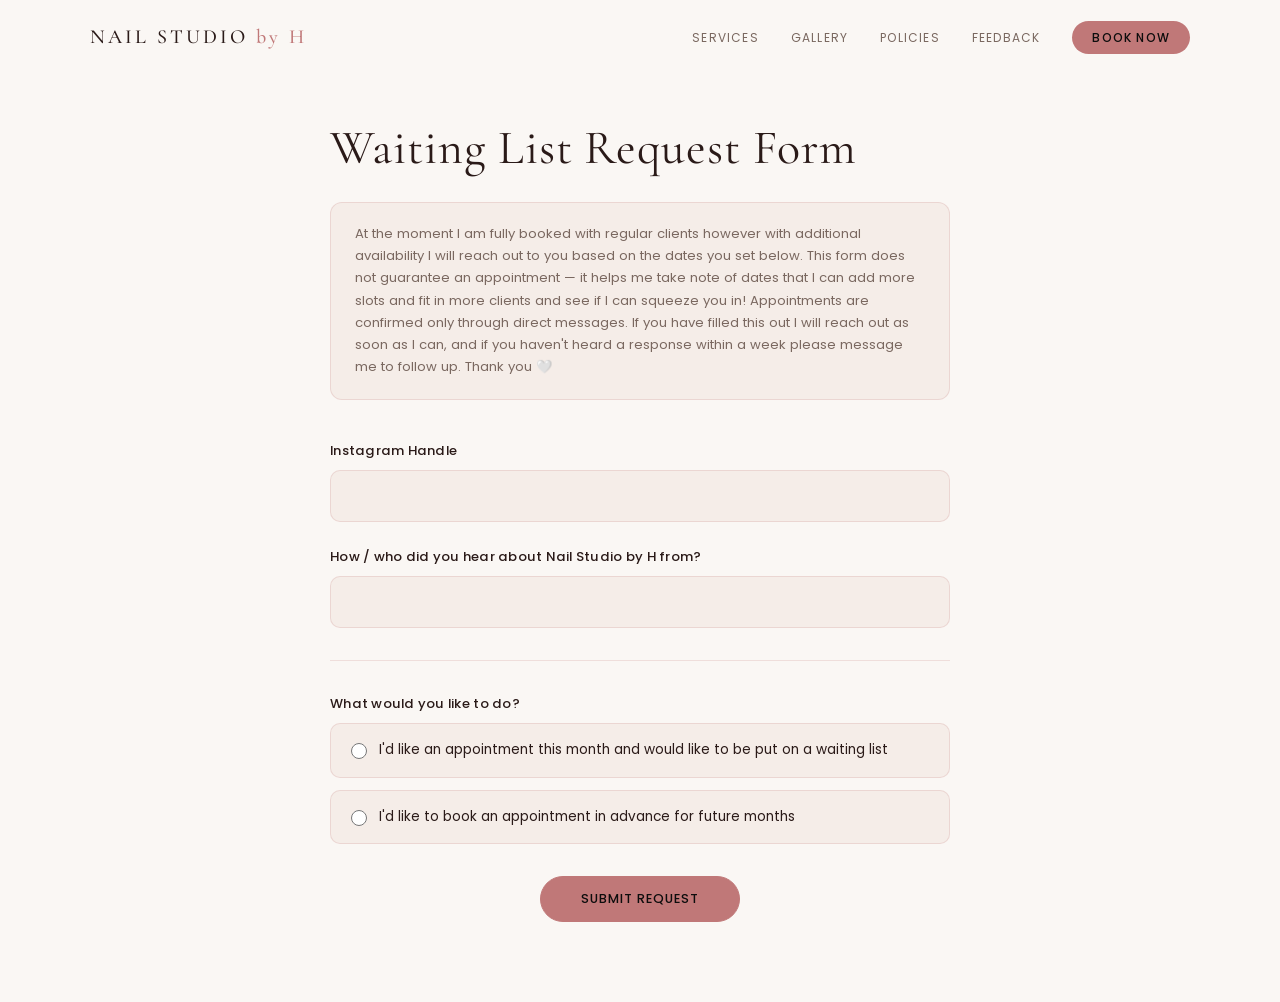
<file: booking.html>
<!DOCTYPE html>
<html lang="en">
<head>
  <meta charset="UTF-8" />
  <meta name="viewport" content="width=device-width, initial-scale=1.0" />
  <title>Book an Appointment — Nail Studio by H</title>
  <link rel="preconnect" href="https://fonts.googleapis.com" />
  <link rel="preconnect" href="https://fonts.gstatic.com" crossorigin />
  <link href="https://fonts.googleapis.com/css2?family=Cormorant+Garamond:ital,wght@0,300;0,400;0,500;0,600;1,300;1,400&family=Poppins:wght@300;400;500&display=swap&font-display=swap" rel="stylesheet" />
  <link rel="stylesheet" href="styles.css" />
  <style>
    .booking-page {
      min-height: 100vh;
      background: var(--bg);
      padding: 120px 1.5rem 80px;
    }

    .booking-form-wrap {
      max-width: 620px;
      margin: 0 auto;
    }

    .booking-form-wrap .section-title {
      margin-bottom: 0.5rem;
    }

    .booking-notice {
      background: var(--surface);
      border: 1px solid var(--border);
      border-radius: var(--radius);
      padding: 1.25rem 1.5rem;
      font-size: 0.82rem;
      color: var(--text-muted);
      line-height: 1.7;
      margin: 1.5rem 0 2.5rem;
    }

    .form-group {
      display: flex;
      flex-direction: column;
      gap: 0.5rem;
      margin-bottom: 1.5rem;
    }

    .form-label {
      font-size: 0.82rem;
      font-weight: 500;
      color: var(--text);
      letter-spacing: 0.02em;
    }

    .form-label span {
      color: var(--text-muted);
      font-weight: 300;
      margin-left: 4px;
    }

    .form-input,
    .form-textarea {
      width: 100%;
      padding: 0.9rem 1.1rem;
      min-height: 44px;
      border: 1.5px solid var(--border);
      border-radius: 10px;
      background: var(--surface);
      color: var(--text);
      font-family: var(--font-body);
      font-size: 0.88rem;
      outline: none;
      transition: border-color 0.2s;
    }

    .form-input:focus,
    .form-textarea:focus {
      border-color: var(--rose);
    }

    .form-input::placeholder,
    .form-textarea::placeholder {
      color: var(--text-muted);
    }

    .form-textarea {
      resize: vertical;
      min-height: 60px;
    }

    .radio-group {
      display: flex;
      flex-direction: column;
      gap: 12px;
    }

    .radio-option {
      display: flex;
      align-items: flex-start;
      gap: 12px;
      padding: 1rem 1.25rem;
      border: 1.5px solid var(--border);
      border-radius: 10px;
      cursor: pointer;
      transition: border-color 0.2s, background 0.2s;
      background: var(--surface);
    }

    .radio-option:hover {
      border-color: var(--rose);
    }

    .radio-option input[type="radio"] {
      accent-color: var(--rose);
      margin-top: 3px;
      flex-shrink: 0;
      width: 16px;
      height: 16px;
      cursor: pointer;
    }

    .radio-option.selected {
      border-color: var(--rose);
      background: #fdf0f0;
    }

    .radio-label {
      font-size: 0.85rem;
      color: var(--text);
      line-height: 1.5;
      cursor: pointer;
    }

    .conditional-section {
      display: none;
      margin-top: 1.5rem;
      padding: 1.5rem;
      background: var(--surface);
      border: 1px solid var(--border);
      border-radius: var(--radius);
      animation: fadeIn 0.3s ease;
    }

    .conditional-section.visible {
      display: block;
    }

    @keyframes fadeIn {
      from { opacity: 0; transform: translateY(6px); }
      to   { opacity: 1; transform: translateY(0); }
    }

    .conditional-section .form-group:last-child {
      margin-bottom: 0;
    }

    .form-divider {
      border: none;
      border-top: 1px solid var(--border);
      margin: 2rem 0;
    }

    .submit-row {
      display: flex;
      justify-content: center;
      margin-top: 2rem;
    }

    .btn-submit {
      min-width: 200px;
    }

    .form-success {
      display: none;
      text-align: center;
      padding: 3rem 1.5rem;
    }

    .form-success.visible {
      display: block;
    }

    .form-success h2 {
      font-family: var(--font-head);
      font-size: 2rem;
      font-weight: 300;
      color: var(--text);
      margin-bottom: 1rem;
    }

    .form-success p {
      color: var(--text-muted);
      font-size: 0.88rem;
      line-height: 1.7;
      margin-bottom: 1.5rem;
    }

    @media (max-width: 600px) {
      .booking-page {
        padding: 100px 1rem 60px;
      }
      .form-input, .form-textarea { font-size: 16px; }
    }
  </style>
</head>
<body>

  <nav class="navbar scrolled" id="navbar">
    <div class="nav-inner">
      <a href="index.html" class="nav-logo">NAIL STUDIO <span>by H</span></a>
      <button class="nav-toggle" id="navToggle" aria-label="Menu">
        <span></span><span></span><span></span>
      </button>
      <ul class="nav-links" id="navLinks">
        <li><a href="index.html#services">Services</a></li>
        <li><a href="index.html#gallery">Gallery</a></li>
        <li><a href="index.html#policies">Policies</a></li>
        <li><a href="index.html#feedback">Feedback</a></li>
        <li><a href="booking.html" class="nav-cta">Book Now</a></li>
      </ul>
    </div>
  </nav>

  <main class="booking-page">
    <div class="booking-form-wrap">

      <h1 class="section-title">Waiting List Request Form</h1>

      <div class="booking-notice">
        At the moment I am fully booked with regular clients however with additional availability I will reach out to you based on the dates you set below. This form does not guarantee an appointment — it helps me take note of dates that I can add more slots and fit in more clients and see if I can squeeze you in! Appointments are confirmed only through direct messages. If you have filled this out I will reach out as soon as I can, and if you haven't heard a response within a week please message me to follow up. Thank you 🤍
      </div>

      <div id="bookingForm">

        <!-- Instagram handle -->
        <div class="form-group">
          <label class="form-label" for="handle">Instagram Handle</label>
          <input class="form-input" type="text" id="handle" />
        </div>

        <!-- How did you hear -->
        <div class="form-group">
          <label class="form-label" for="referral">How / who did you hear about Nail Studio by H from?</label>
          <input class="form-input" type="text" id="referral" />
        </div>

        <hr class="form-divider">

        <!-- Booking type -->
        <div class="form-group">
          <label class="form-label">What would you like to do?</label>
          <div class="radio-group">
            <label class="radio-option" id="label-now">
              <input type="radio" name="bookingType" value="now" id="opt-now" />
              <span class="radio-label">I'd like an appointment this month and would like to be put on a waiting list</span>
            </label>
            <label class="radio-option" id="label-later">
              <input type="radio" name="bookingType" value="later" id="opt-later" />
              <span class="radio-label">I'd like to book an appointment in advance for future months</span>
            </label>
          </div>
        </div>

        <!-- NOW questions -->
        <div class="conditional-section" id="section-now">
          <div class="form-group">
            <label class="form-label" for="dates-now">What dates / days of the week would you prefer?</label>
            <textarea class="form-input form-textarea" id="dates-now" rows="2"></textarea>
          </div>
          <div class="form-group">
            <label class="form-label" for="deadline">Do you need them done before a specific date? <span>(optional)</span></label>
            <textarea class="form-input form-textarea" id="deadline" rows="2"></textarea>
          </div>
        </div>

        <!-- LATER questions -->
        <div class="conditional-section" id="section-later">
          <div class="form-group">
            <label class="form-label" for="month-range">What month and date range would you like to book for? Include your preferred time slot.</label>
            <textarea class="form-input form-textarea" id="month-range" rows="2"></textarea>
          </div>
          <div class="form-group">
            <label class="form-label" for="reason">What is this appointment for? <span>(optional)</span></label>
            <textarea class="form-input form-textarea" id="reason" rows="2"></textarea>
          </div>
        </div>

        <div class="submit-row">
          <button class="btn btn-primary btn-submit" id="submitBtn">Submit Request</button>
        </div>

      </div>

      <!-- Success state -->
      <div class="form-success" id="successMsg">
        <h2>Thank you! 🤍</h2>
        <p>Your request has been received. I'll reach out via Instagram DM as soon as I can. If you haven't heard back within a week, please send me a message to follow up!</p>
        <a href="index.html" class="btn btn-outline">Back to home</a>
      </div>

    </div>
  </main>

  <iframe name="booking-iframe" style="display:none"></iframe>

  <script>
    const SCRIPT_URL = 'https://script.google.com/macros/s/AKfycbxeo5f42YEZUr9TX5hN7SOmmsmIC7KNBx9-nh3i3x3EFxiJtYfig8IZubJMxccthVLhGg/exec';

    // Navbar
    const navbar = document.getElementById('navbar');
    window.addEventListener('scroll', () => {
      navbar.classList.toggle('scrolled', window.scrollY > 30);
    }, { passive: true });

    // Mobile nav
    const navToggle = document.getElementById('navToggle');
    const navLinks  = document.getElementById('navLinks');
    navToggle.addEventListener('click', () => {
      const open = navLinks.classList.toggle('open');
      navToggle.setAttribute('aria-expanded', open);
    });

    // Radio conditional sections
    const radios = document.querySelectorAll('input[name="bookingType"]');
    const sectionNow   = document.getElementById('section-now');
    const sectionLater = document.getElementById('section-later');
    const labelNow     = document.getElementById('label-now');
    const labelLater   = document.getElementById('label-later');

    radios.forEach(radio => {
      radio.addEventListener('change', () => {
        sectionNow.classList.toggle('visible',   radio.value === 'now'   && radio.checked);
        sectionLater.classList.toggle('visible', radio.value === 'later' && radio.checked);
        labelNow.classList.toggle('selected',   document.getElementById('opt-now').checked);
        labelLater.classList.toggle('selected', document.getElementById('opt-later').checked);
      });
    });

    // Submit
    document.getElementById('submitBtn').addEventListener('click', () => {
      const handle = document.getElementById('handle').value.trim();
      const type   = document.querySelector('input[name="bookingType"]:checked');

      const referral = document.getElementById('referral').value.trim();

      if (!handle) {
        document.getElementById('handle').style.borderColor = 'var(--rose)';
        document.getElementById('handle').focus();
        return;
      }
      document.getElementById('handle').style.borderColor = '';

      if (!referral) {
        document.getElementById('referral').style.borderColor = 'var(--rose)';
        document.getElementById('referral').focus();
        return;
      }
      document.getElementById('referral').style.borderColor = '';

      if (!type) {
        alert('Please select a booking option.');
        return;
      }

      const params = { handle, referral, type: type.value };

      if (type.value === 'now') {
        params.dates    = document.getElementById('dates-now').value.trim();
        params.deadline = document.getElementById('deadline').value.trim();
      } else {
        params.monthRange = document.getElementById('month-range').value.trim();
        params.reason     = document.getElementById('reason').value.trim();
      }

      const btn = document.getElementById('submitBtn');
      btn.textContent = 'Sending…';
      btn.style.pointerEvents = 'none';

      const iframe = document.createElement('iframe');
      iframe.name = 'booking-submit-frame';
      iframe.style.display = 'none';
      document.body.appendChild(iframe);

      const form = document.createElement('form');
      form.method = 'GET';
      form.action = SCRIPT_URL;
      form.target = 'booking-submit-frame';

      Object.entries(params).forEach(([k, v]) => {
        const input = document.createElement('input');
        input.type  = 'hidden';
        input.name  = k;
        input.value = v;
        form.appendChild(input);
      });

      document.body.appendChild(form);

      let submitted = false;
      iframe.addEventListener('load', () => { submitted = true; });

      form.submit();

      setTimeout(() => {
        if (document.body.contains(form)) document.body.removeChild(form);
        if (document.body.contains(iframe)) document.body.removeChild(iframe);
        if (submitted) {
          document.getElementById('bookingForm').style.display = 'none';
          document.querySelector('.section-title').style.display = 'none';
          document.querySelector('.booking-notice').style.display = 'none';
          document.getElementById('successMsg').classList.add('visible');
        } else {
          btn.textContent = 'Something went wrong — please try again';
          btn.style.pointerEvents = '';
        }
      }, 5000);
    });
  </script>

</body>
</html>
</file>
<file: styles.css>
/* ─── Reset & Base ─────────────────────────────────────────────────── */
*, *::before, *::after { box-sizing: border-box; margin: 0; padding: 0; }

:root {
  --bg:        #faf7f4;
  --surface:   #f5ede8;
  --surface2:  #ede0da;
  --gold:      #c07878;
  --gold-light:#d9a8a8;
  --blush:     #c4a48e;
  --rose:      #c07878;
  --text:      #2a1a18;
  --text-muted:#7a6860;
  --border:    rgba(192, 120, 120, 0.2);
  --radius:    12px;
  --font-head: 'Cormorant Garamond', Georgia, serif;
  --font-body: 'Poppins', sans-serif;
}

html { scroll-behavior: smooth; }

body {
  background: var(--bg);
  color: var(--text);
  font-family: var(--font-body);
  font-size: 15px;
  line-height: 1.7;
  overflow-x: hidden;
}

a { color: inherit; text-decoration: none; }
img { display: block; max-width: 100%; }

/* ─── Utilities ─────────────────────────────────────────────────────── */
.container {
  width: min(1100px, 92vw);
  margin-inline: auto;
}

.section {
  padding-block: clamp(64px, 10vw, 120px);
}

.section-title {
  font-family: var(--font-head);
  font-size: clamp(2rem, 4vw, 3rem);
  font-weight: 400;
  letter-spacing: 0.02em;
  line-height: 1.2;
  color: var(--text);
  margin-bottom: 0.5rem;
}

.section-title em {
  font-style: italic;
  color: var(--gold);
}

.section-title.center { text-align: center; }

.section-sub {
  color: var(--text-muted);
  font-size: 0.85rem;
  letter-spacing: 0.04em;
  margin-bottom: 3rem;
}
.section-sub.center { text-align: center; }

/* ─── Buttons ───────────────────────────────────────────────────────── */
.btn {
  display: inline-flex;
  align-items: center;
  justify-content: center;
  gap: 8px;
  padding: 13px 28px;
  border-radius: 50px;
  font-family: var(--font-body);
  font-size: 0.8rem;
  font-weight: 500;
  letter-spacing: 0.08em;
  text-transform: uppercase;
  cursor: pointer;
  transition: all 0.3s ease;
}

.btn-primary {
  background: var(--gold);
  color: #0d0d0d;
  border: 1.5px solid var(--gold);
}
.btn-primary:hover {
  background: var(--gold-light);
  border-color: var(--gold-light);
  transform: translateY(-2px);
  box-shadow: 0 8px 24px rgba(201,168,108,0.3);
}

.btn-outline {
  background: transparent;
  color: var(--text);
  border: 1.5px solid var(--border);
}
.btn-outline:hover {
  border-color: var(--gold);
  color: var(--gold);
  transform: translateY(-2px);
}

/* ─── Navbar ────────────────────────────────────────────────────────── */
.navbar {
  position: fixed;
  top: 0; left: 0; right: 0;
  z-index: 100;
  padding: 20px 0;
  transition: background 0.4s ease, padding 0.3s ease, backdrop-filter 0.3s ease;
}

.navbar.scrolled {
  background: rgba(250, 247, 244, 0.92);
  backdrop-filter: blur(16px);
  padding: 14px 0;
  border-bottom: 1px solid var(--border);
}

.nav-inner {
  width: min(1100px, 92vw);
  margin-inline: auto;
  display: flex;
  align-items: center;
  justify-content: space-between;
  gap: 24px;
}

.nav-logo {
  font-family: var(--font-head);
  font-size: 1.25rem;
  font-weight: 500;
  letter-spacing: 0.15em;
  color: var(--text);
}
.nav-logo span { color: var(--gold); }

.nav-links {
  display: flex;
  align-items: center;
  gap: 32px;
  list-style: none;
}

.nav-links a {
  font-size: 0.75rem;
  font-weight: 400;
  letter-spacing: 0.1em;
  text-transform: uppercase;
  color: var(--text-muted);
  transition: color 0.2s;
}
.nav-links a:hover { color: var(--gold); }

.nav-cta {
  background: var(--gold) !important;
  color: #0d0d0d !important;
  padding: 8px 20px;
  border-radius: 50px;
  font-weight: 500 !important;
}
.nav-cta:hover { background: var(--gold-light) !important; }

.nav-toggle {
  display: none;
  flex-direction: column;
  gap: 5px;
  background: none;
  border: none;
  cursor: pointer;
  padding: 4px;
}
.nav-toggle span {
  display: block;
  width: 24px;
  height: 1.5px;
  background: var(--text);
  transition: all 0.3s;
}

/* ─── Hero ──────────────────────────────────────────────────────────── */
.hero {
  position: relative;
  min-height: 100svh;
  display: flex;
  align-items: center;
  justify-content: center;
  text-align: center;
  overflow: hidden;
  background: radial-gradient(ellipse 80% 60% at 50% 40%, #f0d5d5 0%, var(--bg) 70%);
}

.hero::before {
  content: '';
  position: absolute;
  inset: 0;
  background: url("data:image/svg+xml,%3Csvg xmlns='http://www.w3.org/2000/svg' width='400' height='400'%3E%3Cfilter id='n'%3E%3CfeTurbulence type='fractalNoise' baseFrequency='0.65' numOctaves='3' stitchTiles='stitch'/%3E%3C/filter%3E%3Crect width='400' height='400' filter='url(%23n)' opacity='0.04'/%3E%3C/svg%3E") repeat;
  opacity: 0.15;
  pointer-events: none;
}

.hero-content {
  position: relative;
  z-index: 2;
  max-width: 700px;
  padding: 120px 24px 60px;
}

.hero-eyebrow {
  font-size: 0.72rem;
  font-weight: 400;
  letter-spacing: 0.25em;
  text-transform: uppercase;
  color: var(--gold);
  margin-bottom: 1.5rem;
}

.hero-title {
  font-family: var(--font-head);
  font-size: clamp(3.5rem, 6vw, 7rem);
  font-weight: 300;
  line-height: 1.05;
  letter-spacing: -0.01em;
  color: var(--text);
  margin-bottom: 1.5rem;
}
.title-br { display: block; }
@media (min-width: 860px) {
  .title-br { display: inline; }
  .hero-content { max-width: 1000px; }
  .hero-title em { font-size: 0.65em; }
}

.hero-title em {
  font-style: italic;
  color: var(--gold);
  display: block;
}

.hero-sub {
  font-size: 0.8rem;
  letter-spacing: 0.12em;
  color: var(--text-muted);
  margin-bottom: 2.5rem;
  text-transform: uppercase;
}

@media (max-width: 600px) {
  .hero-eyebrow { font-size: 0.55rem; }
  .hero-sub { font-size: 0.6rem; letter-spacing: 0.08em; }
}

/* Sparkles */
.sparkles {
  position: absolute;
  inset: 0;
  pointer-events: none;
  z-index: 1;
}

.sparkle {
  position: absolute;
  width: 5px;
  height: 5px;
  background: var(--gold);
  border-radius: 50%;
  opacity: 0;
  animation: sparkle-float 6s infinite;
}

.sparkle:nth-child(1)  { top: 15%; left: 10%; animation-delay: 0s; }
.sparkle:nth-child(2)  { top: 25%; left: 85%; animation-delay: 0.8s; }
.sparkle:nth-child(3)  { top: 60%; left: 5%;  animation-delay: 1.6s; }
.sparkle:nth-child(4)  { top: 70%; left: 90%; animation-delay: 2.4s; }
.sparkle:nth-child(5)  { top: 40%; left: 20%; animation-delay: 3.2s; }
.sparkle:nth-child(6)  { top: 80%; left: 50%; animation-delay: 4.0s; }
.sparkle:nth-child(7)  { top: 10%; left: 60%; animation-delay: 1.2s; }
.sparkle:nth-child(8)  { top: 90%; left: 20%; animation-delay: 2.0s; }
.sparkle:nth-child(9)  { top: 50%; left: 75%; animation-delay: 2.8s; }
.sparkle:nth-child(10) { top: 35%; left: 45%; animation-delay: 3.6s; }
.sparkle:nth-child(11) { top: 65%; left: 35%; animation-delay: 4.4s; }
.sparkle:nth-child(12) { top: 20%; left: 30%; animation-delay: 5.2s; }
.sparkle:nth-child(13) { top: 55%; left: 55%; animation-delay: 0.4s; }
.sparkle:nth-child(14) { top: 85%; left: 70%; animation-delay: 1.0s; }
.sparkle:nth-child(15) { top: 30%; left: 65%; animation-delay: 1.8s; }
.sparkle:nth-child(16) { top: 75%; left: 15%; animation-delay: 2.6s; }
.sparkle:nth-child(17) { top: 45%; left: 40%; animation-delay: 3.4s; }
.sparkle:nth-child(18) { top: 5%;  left: 80%; animation-delay: 4.8s; }

@keyframes sparkle-float {
  0%   { opacity: 0; transform: translateY(0) scale(0.5); }
  20%  { opacity: 1; }
  80%  { opacity: 0.6; }
  100% { opacity: 0; transform: translateY(-60px) scale(1.5); }
}

/* Scroll hint */
.hero-scroll-hint {
  position: absolute;
  bottom: 32px;
  left: 50%;
  transform: translateX(-50%);
  z-index: 2;
}
.hero-scroll-hint span {
  display: block;
  width: 1px;
  height: 48px;
  background: linear-gradient(to bottom, transparent, var(--gold));
  margin: 0 auto;
  animation: scroll-line 2s ease-in-out infinite;
}
@keyframes scroll-line {
  0%   { transform: scaleY(0); transform-origin: top; opacity: 1; }
  50%  { transform: scaleY(1); transform-origin: top; opacity: 1; }
  51%  { transform: scaleY(1); transform-origin: bottom; }
  100% { transform: scaleY(0); transform-origin: bottom; opacity: 0; }
}

/* ─── About ─────────────────────────────────────────────────────────── */
.about {
  background: var(--surface);
}

.about-grid {
  display: grid;
  grid-template-columns: 1fr 1fr;
  gap: clamp(40px, 6vw, 80px);
  align-items: center;
}

.about-text h2 { margin-bottom: 1.2rem; }

.about-text p {
  color: var(--text-muted);
  margin-bottom: 1rem;
  max-width: 480px;
}

.about-photo {
  width: 100%;
  align-self: stretch;
}

.about-photo-placeholder {
  width: 100%;
  height: 100%;
  max-height: 420px;
  min-height: 280px;
  border-radius: var(--radius);
  overflow: hidden;
}

.about-photo img {
  width: 100%;
  height: 100%;
  object-fit: cover;
  object-position: top;
  border-radius: var(--radius);
  display: block;
}

@media (max-width: 700px) {
  .about-grid {
    grid-template-columns: 1fr;
  }
  .about-photo {
    order: -1;
  }
}

/* ─── Pricing ───────────────────────────────────────────────────────── */
.services { background: var(--bg); }

.pricing-grid {
  display: grid;
  grid-template-columns: repeat(auto-fit, minmax(280px, 1fr));
  gap: 20px;
  margin-bottom: 2rem;
  padding: 12px;
}

.pricing-card {
  background: var(--surface);
  border: 1px solid var(--border);
  border-radius: var(--radius);
  padding: 32px 28px;
  transition: border-color 0.3s, transform 0.3s, box-shadow 0.3s;
}
.pricing-card:hover {
  border-color: var(--gold);
  transform: translateY(-8px) scale(1.08);
}

.pricing-note {
  text-align: center;
  font-size: 0.8rem;
  color: var(--text-muted);
  border-top: 1px solid var(--border);
  padding-top: 2rem;
}

.card-title {
  font-family: var(--font-head);
  font-size: 1.4rem;
  font-weight: 400;
  color: var(--gold);
  margin-bottom: 1.4rem;
  letter-spacing: 0.03em;
  display: flex;
  align-items: baseline;
  gap: 8px;
}

.card-note {
  font-family: var(--font-body);
  font-size: 0.65rem;
  letter-spacing: 0.06em;
  text-transform: uppercase;
  color: var(--text-muted);
  font-weight: 400;
}

.price-list {
  list-style: none;
  display: flex;
  flex-direction: column;
  gap: 16px;
}

.price-list li {
  display: flex;
  justify-content: space-between;
  align-items: flex-start;
  gap: 12px;
  padding-bottom: 16px;
  border-bottom: 1px solid rgba(42, 26, 24, 0.07);
}
.price-list li:last-child { border-bottom: none; padding-bottom: 0; }

.price-info {
  display: flex;
  flex-direction: column;
  gap: 2px;
}

.price-name {
  font-size: 0.85rem;
  font-weight: 400;
  color: var(--text);
}

.price-desc {
  font-size: 0.72rem;
  color: var(--text-muted);
}

.price-amount {
  font-family: var(--font-head);
  font-size: 1.05rem;
  color: var(--gold);
  white-space: nowrap;
  font-weight: 500;
  flex-shrink: 0;
}

.card-footer-note {
  margin-top: 1.2rem;
  font-size: 0.72rem;
  color: var(--text-muted);
  font-style: italic;
}


/* ─── Gallery ───────────────────────────────────────────────────────── */
.gallery { background: var(--surface); }

.gallery-grid {
  display: grid;
  grid-template-columns: repeat(4, 1fr);
  gap: 12px;
  margin-bottom: 2.5rem;
}

.gallery-tile {
  aspect-ratio: 1;
  border-radius: 10px;
  overflow: hidden;
  position: relative;
  display: block;
  transition: transform 0.4s ease;
  background: var(--surface-2);
}

.gallery-tile img {
  position: absolute;
  inset: 0;
  width: 100%;
  height: 100%;
  object-fit: cover;
  display: block;
}

.gallery-tile:hover { transform: scale(1.03); }
.gallery-tile:hover .tile-overlay { opacity: 1; }

.tile-overlay {
  position: absolute;
  inset: 0;
  background: rgba(250, 247, 244, 0.65);
  display: flex;
  align-items: center;
  justify-content: center;
  opacity: 0;
  transition: opacity 0.3s;
  color: var(--text);
}
.tile-overlay svg { width: 28px; height: 28px; }


.gallery-cta {
  display: flex;
  justify-content: center;
}

/* ─── Lightbox ──────────────────────────────────────────────────────── */
#lightbox {
  display: none;
  position: fixed;
  inset: 0;
  background: rgba(20, 10, 10, 0.92);
  z-index: 1000;
  align-items: center;
  justify-content: center;
  padding: 1.5rem;
}
#lightbox.active { display: flex; }

#lightbox-img {
  max-width: 100%;
  max-height: 90vh;
  border-radius: 12px;
  object-fit: contain;
  box-shadow: 0 8px 40px rgba(0,0,0,0.6);
}

#lightbox-close {
  position: fixed;
  top: 1.25rem;
  right: 1.5rem;
  background: none;
  border: none;
  color: #fff;
  font-size: 2.5rem;
  line-height: 1;
  cursor: pointer;
  opacity: 0.8;
  transition: opacity 0.2s;
}
#lightbox-close:hover { opacity: 1; }

/* ─── Booking ───────────────────────────────────────────────────────── */
.booking {
  background: var(--bg);
  position: relative;
  overflow: hidden;
}

.booking::before {
  content: '';
  position: absolute;
  top: -200px; right: -200px;
  width: 600px; height: 600px;
  border-radius: 50%;
  background: radial-gradient(circle, rgba(192, 120, 120, 0.1) 0%, transparent 70%);
  pointer-events: none;
}

.booking-inner {
  max-width: 640px;
}

.booking-text h2 { margin-bottom: 1.2rem; }

.booking-text > p {
  color: var(--text-muted);
  margin-bottom: 2rem;
}

.booking-steps {
  list-style: none;
  display: flex;
  flex-direction: column;
  gap: 16px;
  margin-bottom: 2.5rem;
}

.booking-steps li {
  display: flex;
  align-items: flex-start;
  gap: 16px;
  font-size: 0.85rem;
  color: var(--text-muted);
  line-height: 1.6;
}

.booking-steps li span {
  font-family: var(--font-head);
  font-size: 1.4rem;
  color: var(--gold);
  opacity: 0.6;
  flex-shrink: 0;
  line-height: 1.2;
}

.booking-btns {
  display: flex;
  flex-wrap: wrap;
  gap: 12px;
  margin-bottom: 1.5rem;
}

.booking-days {
  font-size: 0.75rem;
  letter-spacing: 0.06em;
  color: var(--text-muted);
  text-transform: uppercase;
}
.booking-days strong { color: var(--gold); }

/* ─── Policies ──────────────────────────────────────────────────────── */
.policies { background: var(--surface); }

/* ─── Feedback ──────────────────────────────────────────────────────── */
.feedback { background: var(--bg); }

.feedback-form {
  max-width: 600px;
  margin: 0 auto;
  display: flex;
  flex-direction: column;
  gap: 1.25rem;
}

.feedback-input {
  width: 100%;
  padding: 0.85rem 1.2rem;
  border: 1.5px solid var(--border);
  border-radius: 12px;
  background: var(--surface);
  color: var(--text);
  font-family: var(--font-body);
  font-size: 0.9rem;
  transition: border-color 0.2s;
  outline: none;
}

.feedback-input:focus {
  border-color: var(--rose);
}

.feedback-input::placeholder {
  color: var(--text-muted);
}

.feedback-textarea {
  width: 100%;
  padding: 1rem 1.2rem;
  border: 1.5px solid var(--border);
  border-radius: 12px;
  background: var(--surface);
  color: var(--text);
  font-family: var(--font-body);
  font-size: 0.9rem;
  resize: vertical;
  transition: border-color 0.2s;
  outline: none;
}

.feedback-textarea:focus {
  border-color: var(--rose);
}

.feedback-textarea::placeholder {
  color: var(--text-muted);
}

.feedback-submit {
  align-self: center;
}

.accordion {
  max-width: 700px;
  margin-inline: auto;
  margin-top: 1rem;
  display: flex;
  flex-direction: column;
  gap: 10px;
}

.accordion-item {
  border: 1px solid var(--border);
  border-radius: var(--radius);
  overflow: hidden;
  background: var(--surface2);
}

.accordion-trigger {
  width: 100%;
  display: flex;
  justify-content: space-between;
  align-items: center;
  padding: 18px 22px;
  background: none;
  border: none;
  cursor: pointer;
  color: var(--text);
  font-family: var(--font-head);
  font-size: 1.15rem;
  font-weight: 400;
  letter-spacing: 0.02em;
  text-align: left;
  transition: color 0.2s;
}
.accordion-trigger:hover { color: var(--rose); }
.accordion-trigger[aria-expanded="true"] { color: var(--rose); }

.accordion-icon {
  width: 18px; height: 18px;
  flex-shrink: 0;
  transition: transform 0.3s ease;
  color: var(--text-muted);
}
.accordion-trigger[aria-expanded="true"] .accordion-icon {
  transform: rotate(180deg);
  color: var(--rose);
}

.accordion-body {
  max-height: 0;
  overflow: hidden;
  transition: max-height 0.35s ease;
}
.accordion-body.open {
  max-height: 600px;
}

.accordion-body ul {
  list-style: none;
  padding: 0 22px 22px;
  display: flex;
  flex-direction: column;
  gap: 10px;
}

.accordion-body li {
  font-size: 0.82rem;
  color: var(--text-muted);
  padding-left: 16px;
  position: relative;
  line-height: 1.65;
}
.accordion-body li::before {
  content: '–';
  position: absolute;
  left: 0;
  color: var(--rose);
}
.accordion-body li strong { color: var(--text); }

/* ─── Footer ────────────────────────────────────────────────────────── */
.footer {
  background: var(--bg);
  border-top: 1px solid var(--border);
  padding-block: 48px;
}

.footer-inner {
  display: flex;
  flex-direction: column;
  align-items: center;
  gap: 20px;
  text-align: center;
}

.footer-logo p {
  font-size: 0.72rem;
  color: var(--text-muted);
  letter-spacing: 0.06em;
  margin-top: 4px;
}

.footer-links a {
  display: inline-flex;
  align-items: center;
  gap: 8px;
  font-size: 0.78rem;
  letter-spacing: 0.08em;
  color: var(--text-muted);
  transition: color 0.2s;
}
.footer-links a:hover { color: var(--gold); }

.footer-copy {
  font-size: 0.7rem;
  color: var(--text-muted);
  opacity: 0.6;
  letter-spacing: 0.05em;
}

/* ─── Responsive ────────────────────────────────────────────────────── */
@media (max-width: 768px) {
  .nav-links {
    display: none;
    position: absolute;
    top: 100%;
    left: 0; right: 0;
    background: rgba(250, 247, 244, 0.98);
    backdrop-filter: blur(20px);
    flex-direction: column;
    align-items: center;
    gap: 24px;
    padding: 32px 0;
    border-bottom: 1px solid var(--border);
  }
  .nav-links.open { display: flex; }
  .nav-toggle { display: flex; }

  .about-text p { max-width: 100%; }

  .gallery-grid {
    grid-template-columns: repeat(2, 1fr);
  }

  .booking-inner { max-width: 100%; }
}

@media (max-width: 480px) {
  input, textarea, select { font-size: 16px; }
  .feedback-input, .feedback-textarea { font-size: 16px; }

  .gallery-grid {
    grid-template-columns: repeat(2, 1fr);
    gap: 8px;
  }

  .pricing-grid {
    grid-template-columns: 1fr;
  }

  .hero-content {
    padding-top: 80px;
  }

  .btn {
    padding: 15px 28px;
    font-size: 0.85rem;
  }

  .nav-links a {
    font-size: 0.85rem;
  }
}

/* ─── Scroll fade-in animations ──────────────────────────────────────── */
.fade-in {
  opacity: 0;
  transform: translateY(28px);
  transition: opacity 0.7s ease, transform 0.7s ease;
}
.fade-in.visible {
  opacity: 1;
  transform: translateY(0);
}
</file>
